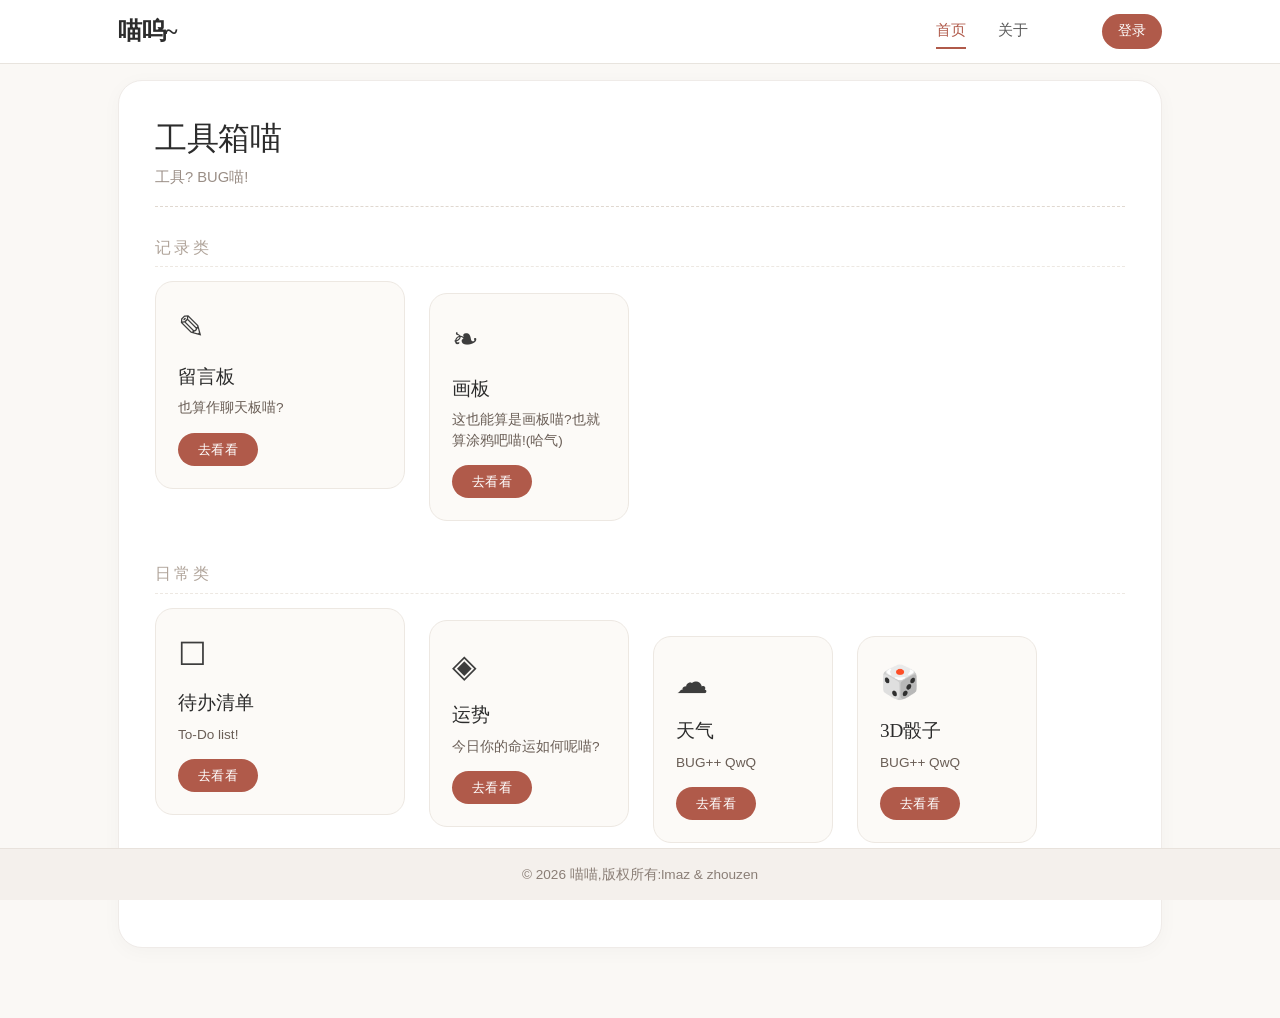
<file: index.html>
<!DOCTYPE html>
<html>
<head>
	<meta name="author" content="版权所有:lmaz & zhouzen">
    <meta charset="UTF-8"/>
    <meta name="viewport" content="width=device-width, initial-scale=1.0">
    <title>猫猫-工具集</title>
    <link rel="icon" type="image/svg+xml" href="PNG/zhou_zen.ico">
    <link rel="stylesheet" href="./CSS/style.css">
    <script src="./JS/auth.js"></script>
    <script src="./JS/index.js" defer></script>
</head>
<body>
    <header class="top-nav">
        <div class="nav-container">
            <div class="nav-brand">
			    <a href="https://www.bilibili.com/video/BV1Bfjq6LEDi" target="_blank" style="text-decoration: none; color: inherit;">喵呜~</a>
			</div>
            <nav class="nav-links">
                <a href="index.html" class="active">首页</a>
                <a href="about.html">关于</a>
                <span id="userDisplay" class="nav-user"></span>
                <button id="loginBtn" class="nav-auth-btn">登录</button>
                <button id="logoutBtn" class="nav-auth-btn" style="display:none;">登出</button>
            </nav>
        </div>
    </header>
    <div class="main-content" role="main">
        <div id="userPanel" class="container">
            <div class="page-header">
                <h1 class="page-title">工具箱喵</h1>
                <p class="page-sub">工具? BUG喵!</p>
            </div>
            <div class="tool-group">
                <div class="group-label">记录类</div>
                <div class="tools-row">
                    <div class="tool-card card-main">
                        <div class="card-inner">
                            <div class="tool-icon">✎</div>
                            <h3 class="tool-name">留言板</h3>
                            <p class="tool-desc">也算作聊天板喵?</p>
                            <a href="Tool/Webnote.html" class="tool-link" target="_blank">去看看</a>
                        </div>
                    </div>
                    <div class="tool-card card-side">
                        <div class="card-inner">
                            <div class="tool-icon">❧</div>
                            <h3 class="tool-name">画板</h3>
                            <p class="tool-desc">这也能算是画板喵?也就算涂鸦吧喵!(哈气)</p>
                            <a href="Tool/draw.html" class="tool-link" target="_blank">去看看</a>
                        </div>
                    </div>
                </div>
            </div>

            <div class="tool-group">
                <div class="group-label">日常类</div>
                <div class="tools-row">
                    <div class="tool-card card-main">
                        <div class="card-inner">
                            <div class="tool-icon">☐</div>
                            <h3 class="tool-name">待办清单</h3>
                            <p class="tool-desc">To-Do list!</p>
                            <a href="Tool/todo.html" class="tool-link" target="_blank">去看看</a>
                        </div>
                    </div>
                    <div class="tool-card card-side">
                        <div class="card-inner">
                            <div class="tool-icon">◈</div>
                            <h3 class="tool-name">运势</h3>
                            <p class="tool-desc">今日你的命运如何呢喵?</p>
                            <a href="Tool/luck.html" class="tool-link" target="_blank">去看看</a>
                        </div>
                    </div>
                    <div class="tool-card card-small">
                        <div class="card-inner">
                            <div class="tool-icon">☁</div>
                            <h3 class="tool-name">天气</h3>
                            <p class="tool-desc">BUG++ QwQ</p>
                            <a href="Tool/weather.html" class="tool-link" target="_blank">去看看</a>
                        </div>
                    </div>
                    <div class="tool-card card-small">
                        <div class="card-inner">
                            <div class="tool-icon">🎲</div>
                            <h3 class="tool-name">3D骰子</h3>
                            <p class="tool-desc">BUG++ QwQ</p>
                            <a href="Tool/dice.html" class="tool-link" target="_blank">去看看</a>
                        </div>
                    </div>
                </div>
            </div>

            <div class="footer-note">
                <span>—— 建设中.ing 喵 ——</span>
            </div>
        </div>
        <div id="adminPanel" class="container" style="display:none;">
            <div class="page-header">
                <h1 class="page-title">🔧 管理面板</h1>
                <p class="page-sub">管理员喵 · 用户管理 · 留言板管理</p>
            </div>
            <div class="admin-section">
                <h2 class="admin-section-title">👤 用户管理</h2>
                <div id="userListContainer">
                    <table id="userTable" class="admin-table">
                        <thead>
                            <tr>
                                <th>用户名</th>
                                <th>新用户名</th>
                                <th>新密码</th>
                                <th>操作</th>
                            </tr>
                        </thead>
                        <tbody id="userTableBody"></tbody>
                    </table>
                </div>
                <button id="refreshUserListBtn" class="admin-btn">刷新列表</button>
            </div>
            <div class="admin-section">
                <h2 class="admin-section-title">留言板管理</h2>
                <p class="admin-desc">管理所有留言，包括删除任意留言喵</p>
                <a href="Tool/Webnote.html" class="admin-link-btn" target="_blank">进入留言板管理</a>
            </div>
            <div class="footer-note">
                <span>—— 管理员专用喵 ——</span>
            </div>
        </div>
    </div>
    <div id="authModal" class="modal" style="display:none;">
        <div class="modal-content">
            <span class="modal-close" id="closeModal">&times;</span>
            <h2 id="authTitle">登录</h2>
            <form id="authForm">
                <input type="text" id="authUsername" placeholder="用户名" />
                <input type="password" id="authPassword" placeholder="密码" />
                <button type="submit" id="authSubmit">登录</button>
                <p id="authMessage" style="color: #b05a4a; margin-top:10px;"></p>
                <p>
                    <span id="authSwitchText">还没有账号？</span>
                    <a href="#" id="authSwitch">注册</a>
                </p>
            </form>
        </div>
    </div>
    <footer class="bottom-footer">
        <div class="footer-container">
            <p>&copy; 2026 喵喵,版权所有:lmaz & zhouzen</p>
        </div>
    </footer>
</body>
</html>
</file>
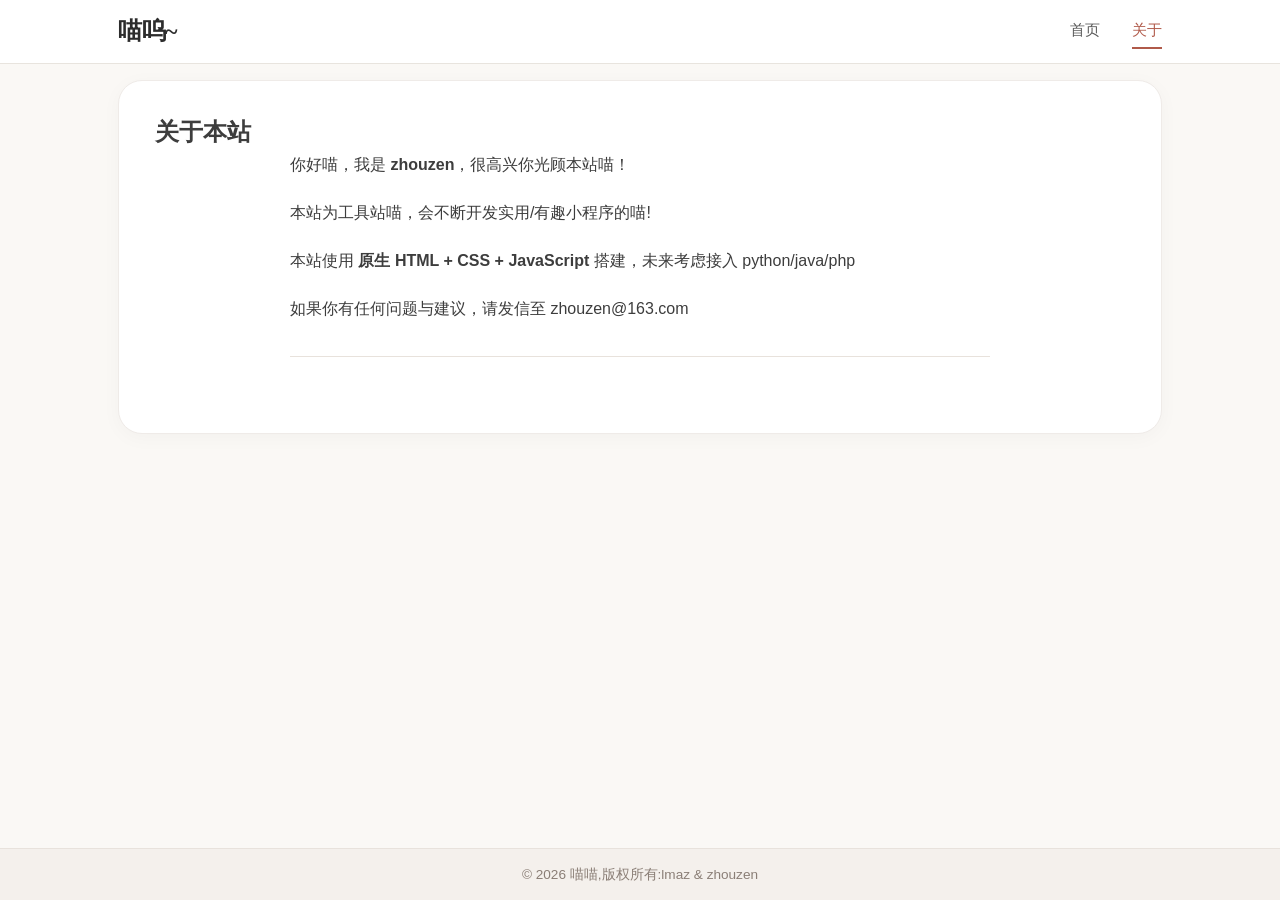
<file: about.html>
<!DOCTYPE html>
<html>
<head>
    <meta name="author" content="zhouzen">
    <meta name="copyright" content="版权所有:lmaz & zhouzen">
    <meta charset="UTF-8"/>
    <meta http-equiv="Pragma" content="no-cache">
    <meta name="viewport" content="width=device-width, initial-scale=1.0">
    <meta name="keywords" content="关于工具集"/>
    <title>关于-猫猫工具集</title>
    <link rel="icon" type="image/svg+xml" href="PNG/zhou_zen.ico">
    <link rel="stylesheet" href="./CSS/style.css">
</head>
<body>
    <!-- 顶部导航栏 -->
    <header class="top-nav">
        <div class="nav-container">
            <div class="nav-brand">喵呜~</div>
            <nav class="nav-links">
                <a href="index.html">首页</a>
                <a href="about.html" class="active">关于</a>
            </nav>
        </div>
    </header>
    <div class="main-content" role="main">
        <div class="container about-container">
            <h2>关于本站</h2>
            <div class="about-content">
                <p>你好喵，我是 <strong>zhouzen</strong>，很高兴你光顾本站喵！</p>
                <p>本站为工具站喵，会不断开发实用/有趣小程序的喵!</p>
                <p>本站使用 <strong>原生 HTML + CSS + JavaScript</strong> 搭建，未来考虑接入 python/java/php</p>
                <p>如果你有任何问题与建议，请发信至 zhouzen@163.com</p>
                <hr />
            </div>
        </div>
    </div>
    <footer class="bottom-footer">
        <div class="footer-container">
            <p>&copy; 2026 喵喵,版权所有:lmaz & zhouzen</p>
        </div>
    </footer>
</body>
</html>
</file>
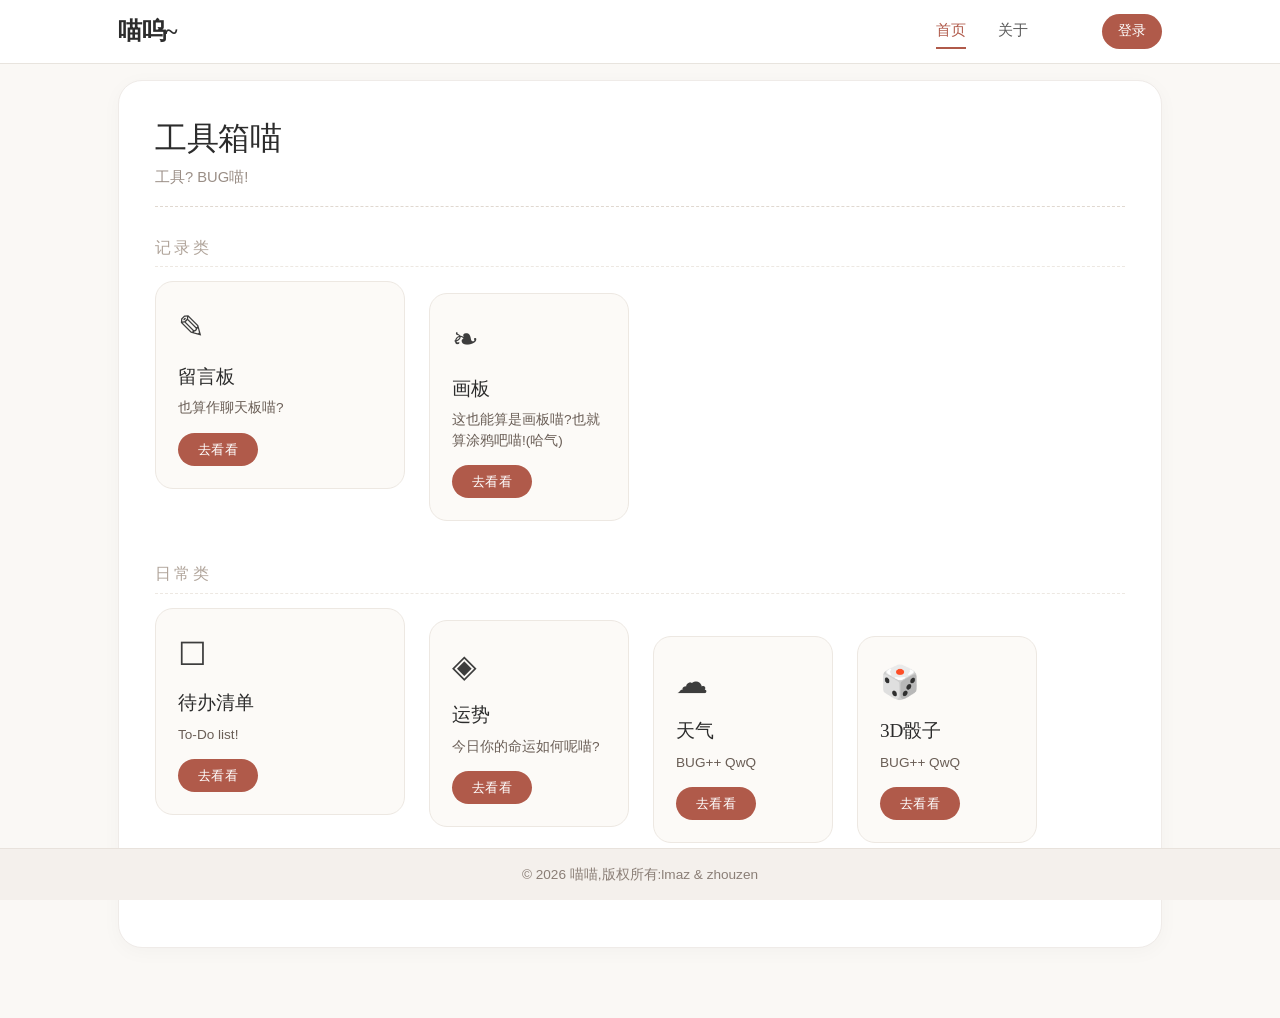
<file: Tool/dice.html>
<!DOCTYPE html>
<html>
<head>
	<meta charset="UTF-8" />
    <meta name="viewport" content="width=device-width, initial-scale=1.0">
    <title>3D骰子-猫猫工具集</title>
    <link rel="icon" type="image/svg+xml" href="../PNG/zhou_zen.ico">
    <link rel="stylesheet" href="../CSS/style.css">
    <script src="../JS/auth.js"></script>
    <script src="../JS/dice.js" defer></script>
</head>
<body>
    <header class="top-nav">
        <div class="nav-container">
            <div class="nav-brand">
			    <a href="https://www.bilibili.com/video/BV1Bfjq6LEDi" target="_blank" style="text-decoration: none; color: inherit;">喵呜~</a>
			</div>
            <nav class="nav-links">
                <a href="../index.html">首页</a>
                <a href="../about.html">关于</a>
            </nav>
        </div>
    </header>
    <div class="main-content" role="main">
        <div class="container">
            <div class="page-header">
                <h1 class="page-title">🎲 3D骰子</h1>
                <p class="page-sub">BUG++ QwQ</p>
            </div>
            <div class="dice-3d-area">
                <div class="dice-3d-wrapper" id="diceWrapper">
                    <div class="dice-3d" id="diceCube">
                        <div class="face face-front">⚀</div>
                        <div class="face face-back">⚅</div>
                        <div class="face face-right">⚁</div>
                        <div class="face face-left">⚄</div>
                        <div class="face face-top">⚂</div>
                        <div class="face face-bottom">⚃</div>
                    </div>
                </div>
                <button id="rollBtn3D" class="dice-btn">掷骰子</button>
                <p id="resultDisplay" class="dice-result-text">点击掷骰子</p>
                <p id="historyDisplay" class="dice-history"></p>
            </div>
            <div class="footer-note">
                <span>—— 试试手气喵? ——</span>
            </div>
        </div>
    </div>
    <footer class="bottom-footer">
        <div class="footer-container">
            <p>&copy; 2026 喵喵,版权所有:lmaz & zhouzen</p>
        </div>
    </footer>
    <script>
        document.addEventListener('DOMContentLoaded',function(){
            if(typeof requireLogin==='function'){
                requireLogin();
            }
        });
    </script>
</body>
</html>
</file>
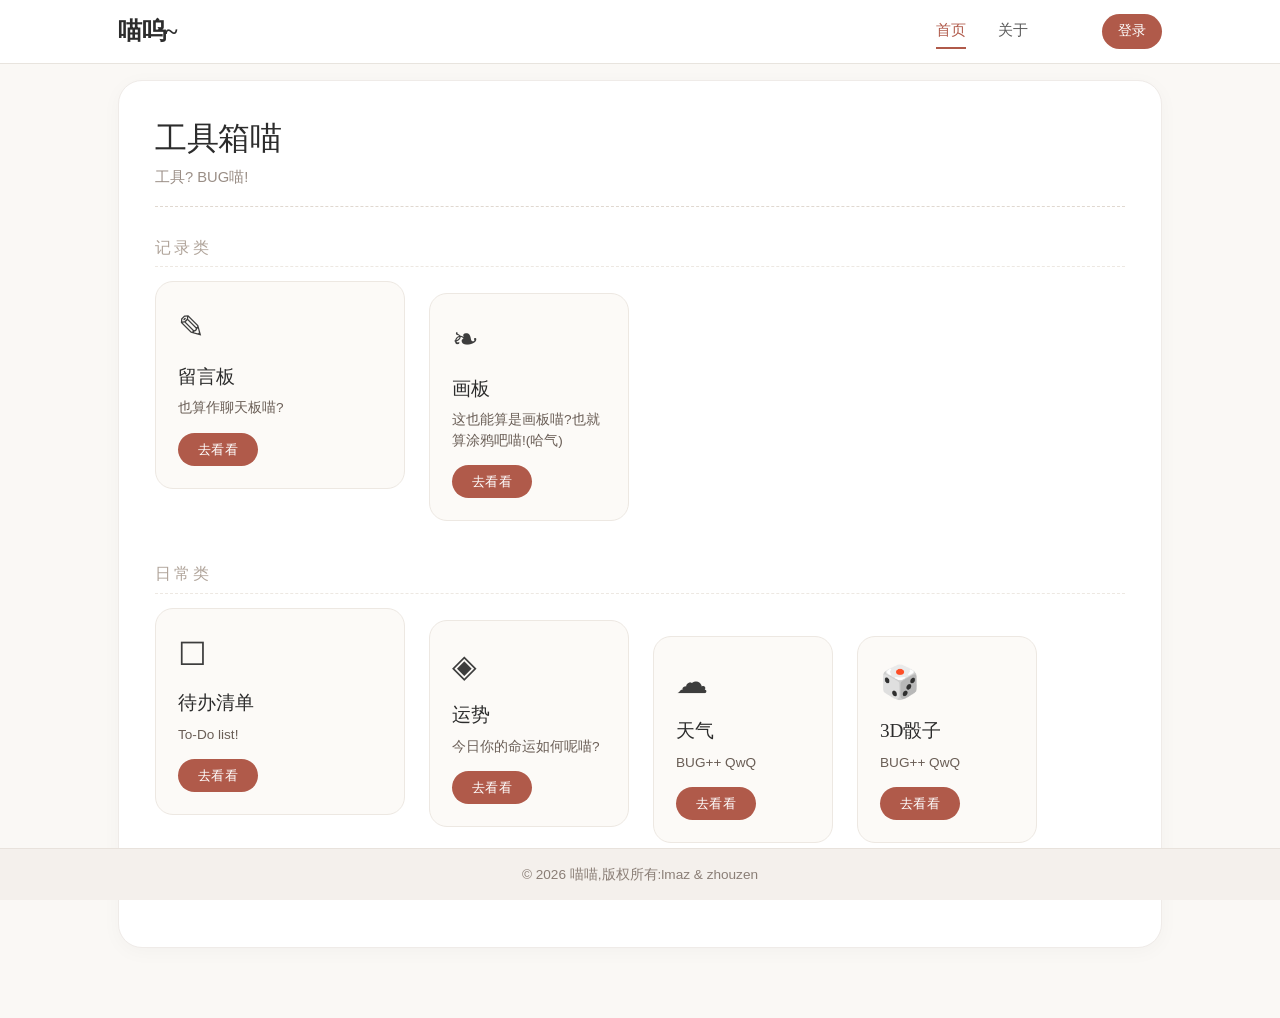
<file: Tool/draw.html>
<!DOCTYPE html>
<html>
<head>
    <title>画板-猫猫工具集</title>
    <meta charset="UTF-8" />
    <meta name="viewport" content="width=device-width, initial-scale=1.0">
    <link rel="icon" type="image/svg+xml" href="../PNG/zhou_zen.ico">
    <link rel="stylesheet" href="../CSS/style.css">
    <script src="../JS/draw.js" defer></script>
    <script src="../JS/auth.js"></script>
</head>
<body>
    <header class="top-nav">
        <div class="nav-container">
            <div class="nav-brand">
			    <a href="https://www.bilibili.com/video/BV1Bfjq6LEDi" target="_blank" style="text-decoration: none; color: inherit;">喵呜~</a>
			</div>
            <nav class="nav-links">
                <a href="../index.html">首页</a>
                <a href="../about.html">关于</a>
            </nav>
        </div>
    </header>

    <div class="main-content" role="main">
        <div class="container">
            <div class="page-header">
                <h1 class="page-title">画板</h1>
                <p class="page-sub">自由涂鸦</p>
            </div>

            <div class="draw-toolbar">
                <div class="draw-colors">
                    <button class="color-btn active" data-color="#000000" style="background:#000000;"></button>
                    <button class="color-btn" data-color="#e74c3c" style="background:#e74c3c;"></button>
                    <button class="color-btn" data-color="#3498db" style="background:#3498db;"></button>
                    <button class="color-btn" data-color="#2ecc71" style="background:#2ecc71;"></button>
                    <button class="color-btn" data-color="#f1c40f" style="background:#f1c40f;"></button>
                    <button class="color-btn" data-color="#9b59b6" style="background:#9b59b6;"></button>
                    <button class="color-btn" data-color="#e67e22" style="background:#e67e22;"></button>
                    <button class="color-btn" data-color="#ffffff" style="background:#ffffff; border:2px solid #ccc;"></button>
                </div>
                <div class="draw-sizes">
                    <label>粗细：</label>
                    <input type="range" id="brushSize" min="1" max="20" value="3">
                    <span id="sizeDisplay">3</span>
                </div>
                <div class="draw-actions">
                    <button id="clearCanvas" class="draw-btn">🗑️ 清空</button>
                    <button id="saveCanvas" class="draw-btn">💾 保存</button>
                </div>
            </div>

            <div class="canvas-wrapper">
                <canvas id="drawCanvas" width="800" height="500"></canvas>
            </div>

            <div class="footer-note">
                <span>—— 画着玩 ——</span>
            </div>
        </div>
    </div>

    <footer class="bottom-footer">
        <div class="footer-container">
            <p>&copy; 2026 · 喵喵 · 由 lmaz & zhouzen</p>
        </div>
    </footer>
</body>
</html>
</file>
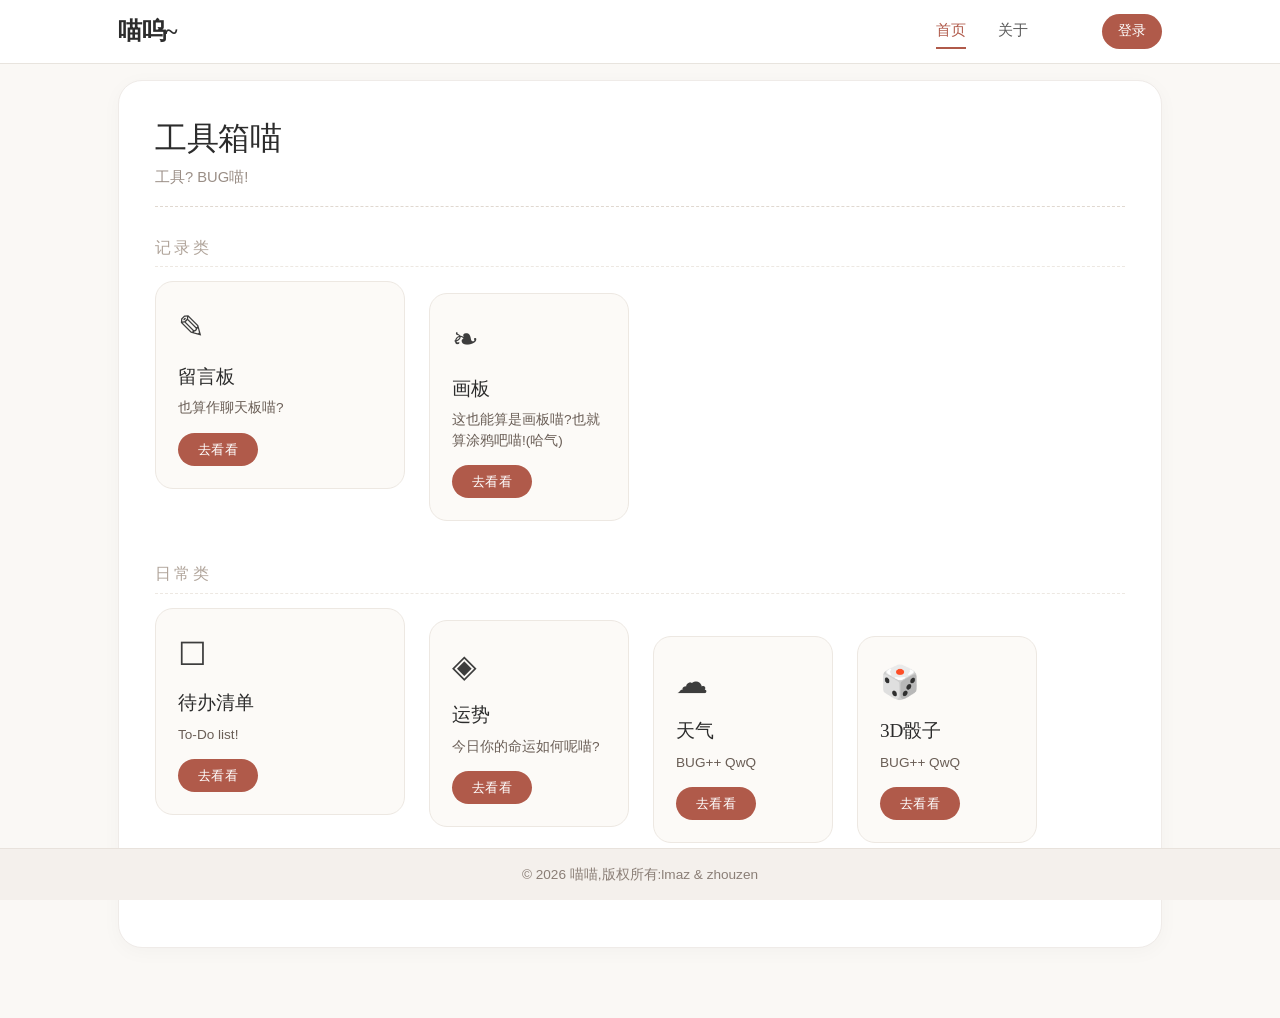
<file: Tool/luck.html>
<!DOCTYPE html>
<html>
<head>
	<meta charset="UTF-8" />
    <meta name="viewport" content="width=device-width, initial-scale=1.0">
    <title>运势-猫猫工具集</title>
    <link rel="icon" type="image/svg+xml" href="../PNG/zhou_zen.ico">
    <link rel="stylesheet" href="../CSS/style.css">
    <script src="../JS/auth.js"></script>
    <script src="../JS/luck.js" defer></script>
</head>
<body>
    <header class="top-nav">
        <div class="nav-container">
            <div class="nav-brand">
			    <a href="https://www.bilibili.com/video/BV1Bfjq6LEDi" target="_blank" style="text-decoration: none; color: inherit;">喵呜~</a>
			</div>
            <nav class="nav-links">
                <a href="../index.html">首页</a>
                <a href="../about.html">关于</a>
            </nav>
        </div>
    </header>
    <div class="main-content" role="main">
        <div class="container luck-container">
            <div class="page-header">
                <h1 class="page-title">🎴 今日运势</h1>
                <p class="page-sub">看看今天的运气喵</p>
            </div>
            <div id="luckResult" class="luck-result">
            </div>
            <div class="footer-note">
                <span>—— 信则有，不信则无喵 ——</span>
            </div>
        </div>
    </div>
    <footer class="bottom-footer">
        <div class="footer-container">
            <p>&copy; 2026 喵喵,版权所有:lmaz & zhouzen</p>
        </div>
    </footer>
</body>
</html>
</file>
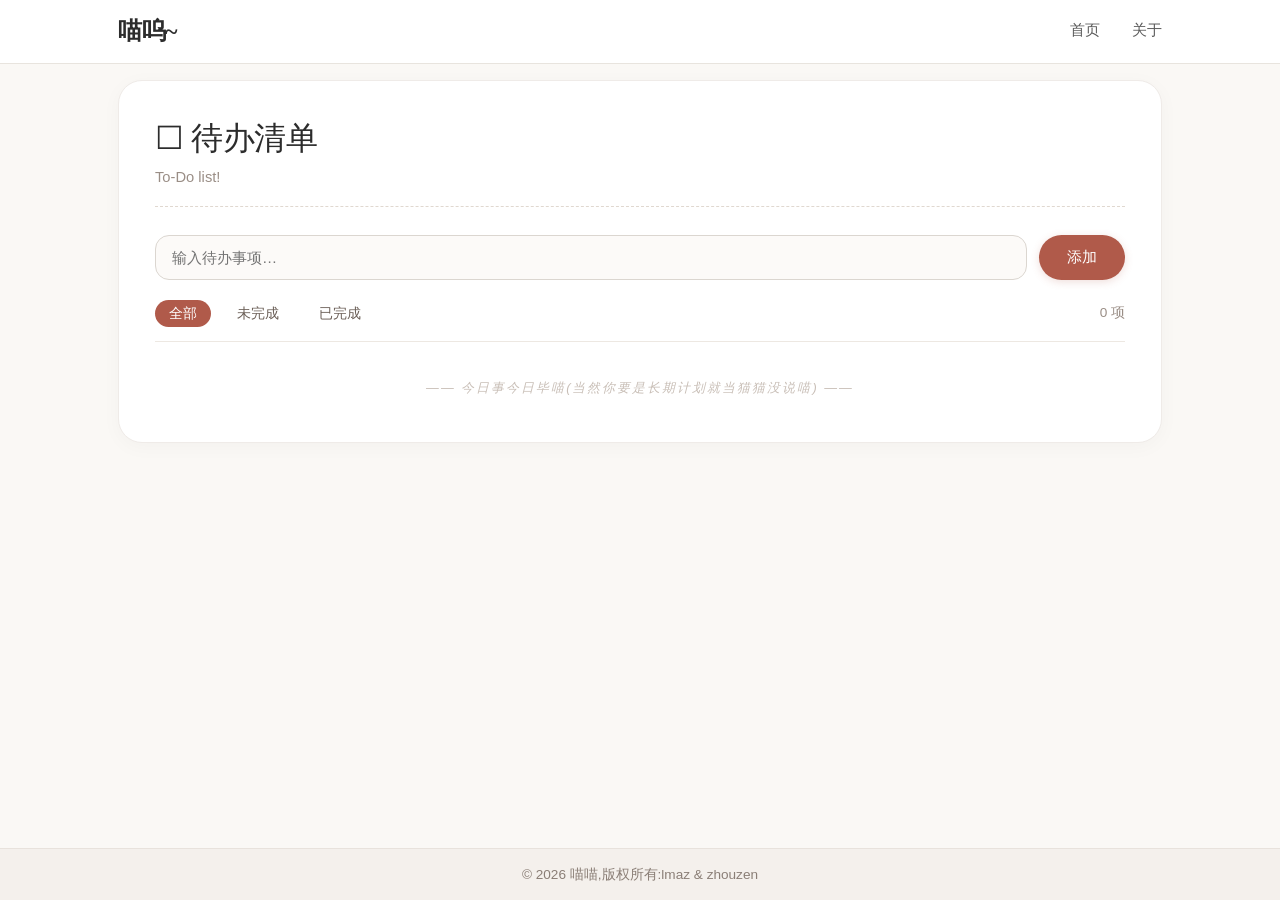
<file: Tool/todo.html>
<!DOCTYPE html>
<html>
<head>
	<meta charset="UTF-8" />
    <meta name="viewport" content="width=device-width, initial-scale=1.0">
    <title>待办清单-猫猫工具集</title>
    <link rel="icon" type="image/svg+xml" href="../PNG/zhou_zen.ico">
    <link rel="stylesheet" href="../CSS/style.css">
    <script src="../JS/auth.js"></script>
    <script src="../JS/todo.js" defer></script>
</head>
<body>
    <header class="top-nav">
        <div class="nav-container">
            <div class="nav-brand">
			    <a href="https://www.bilibili.com/video/BV1Bfjq6LEDi" target="_blank" style="text-decoration: none; color: inherit;">喵呜~</a>
			</div>
            <nav class="nav-links">
                <a href="../index.html">首页</a>
                <a href="../about.html">关于</a>
            </nav>
        </div>
    </header>
    <div class="main-content" role="main">
        <div class="container">
            <div class="page-header">
                <h1 class="page-title">☐ 待办清单</h1>
                <p class="page-sub">To-Do list!</p>
            </div>
            <div class="todo-input-area">
                <input type="text" id="todoInput" placeholder="输入待办事项…" />
                <button id="addBtn">添加</button>
            </div>
            <div class="todo-filter">
                <button class="filter-btn active" data-filter="all">全部</button>
                <button class="filter-btn" data-filter="active">未完成</button>
                <button class="filter-btn" data-filter="completed">已完成</button>
                <span class="todo-count" id="todoCount">0 项</span>
            </div>
            <ul id="todoList" class="todo-list"></ul>
            <div class="footer-note">
                <span>—— 今日事今日毕喵(当然你要是长期计划就当猫猫没说喵) ——</span>
            </div>
        </div>
    </div>
    <footer class="bottom-footer">
        <div class="footer-container">
            <p>&copy; 2026 喵喵,版权所有:lmaz & zhouzen</p>
        </div>
    </footer>
</body>
</html>
</file>
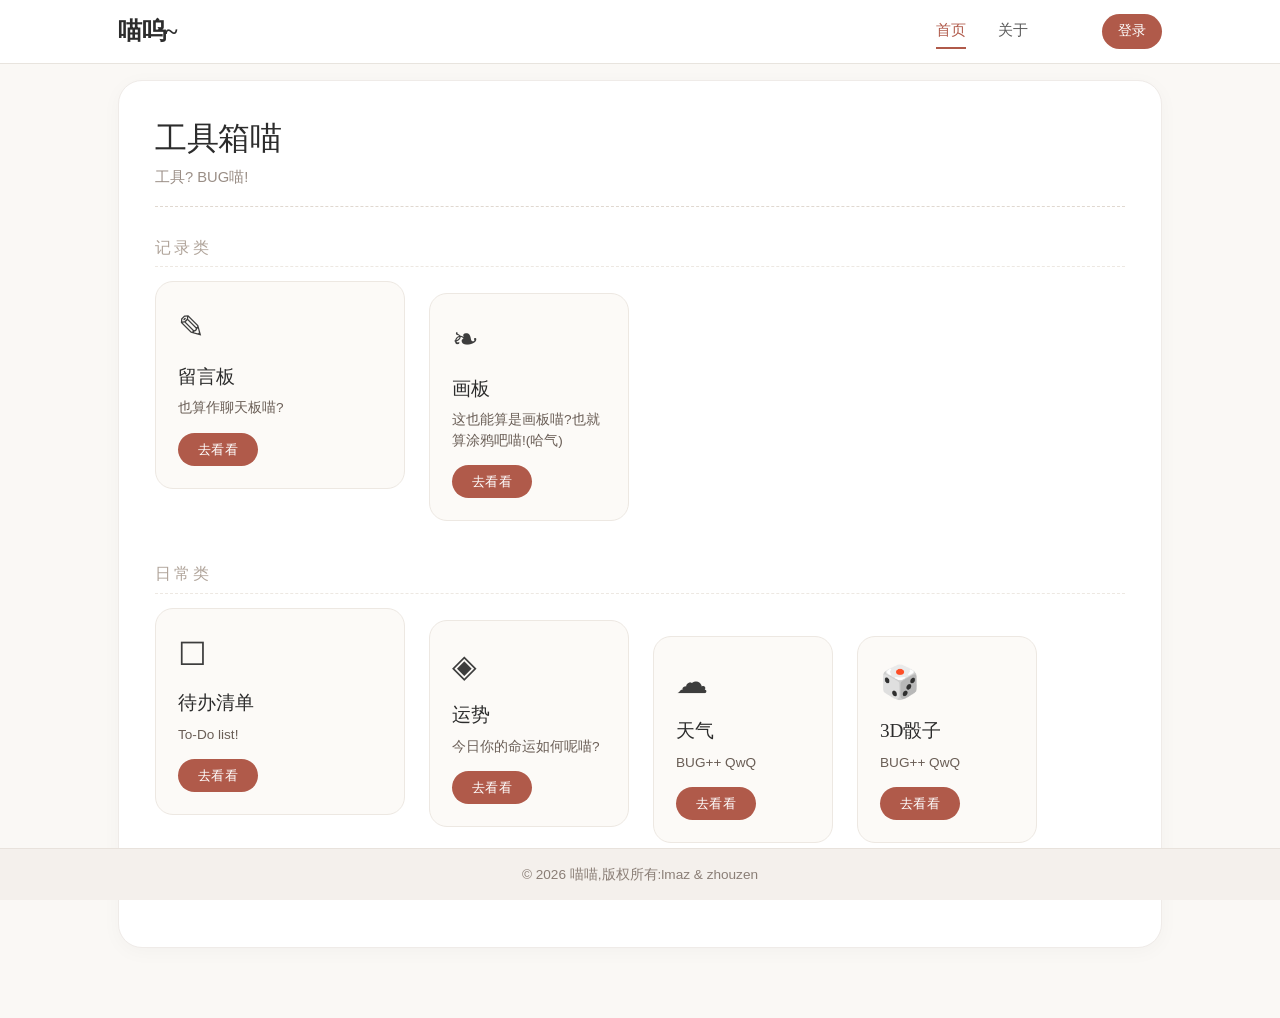
<file: Tool/weather.html>
<!DOCTYPE html>
<html>
<head>
    <title>天气查询-猫猫工具集</title>
    <meta name="author" content="zhouzen">
    <meta name="copyright" content="版权所有,zhouzen">
    <meta charset="UTF-8" />
    <meta name="keywords" content="天气查询, 预报" />
    <meta http-equiv="Pragma" content="no-cache">
    <meta name="viewport" content="width=device-width, initial-scale=1.0">
    <link rel="icon" type="image/svg+xml" href="../PNG/zhou_zen.ico">
    <link rel="stylesheet" href="../CSS/style.css">
    <script src="../JS/weather.js"></script>
    <script src="../JS/auth.js"></script>
</head>
<body>
    <header class="top-nav">
        <div class="nav-container">
            <div class="nav-brand">
			    <a href="https://www.bilibili.com/video/BV1Bfjq6LEDi" target="_blank" style="text-decoration: none; color: inherit;">喵呜~</a>
			</div>
            <nav class="nav-links">
                <a href="index.html">首页</a>
                <a href="about.html">关于</a>
            </nav>
        </div>
    </header>
    <div class="main-content" role="main">
        <div class="container">
            <div class="page-header">
                <h1 class="page-title">☁️ 天气预报</h1>
                <p class="page-sub">选择日期，查看逐小时天气</p>
            </div>
            <div class="weather-search">
                <input type="text" id="cityInput" placeholder="输入城市名，如 石家庄" />
                <input type="date" id="datePicker" />
                <button onclick="manualSearch()">查天气</button>
                <button onclick="autoLocate()" class="btn-secondary">📍 重新定位</button>
            </div>
            <div id="weatherResult" class="weather-result">
                <p style="color: #b0a8a0; text-align: center; padding: 20px 0;">加载中…</p>
            </div>
            <div class="footer-note">
                <span>—— 数据来自 wttr.in ——</span>
            </div>
        </div>
    </div>
    <footer class="bottom-footer">
        <div class="footer-container">
            <p>&copy; 2026 喵喵,版权所有:lmaz & zhouzen</p>
        </div>
    </footer>
    <script>
	    document.addEventListener('DOMContentLoaded',function(){
	        if(typeof requireLogin==='function'){
	            requireLogin();
	        }
	    });
	</script>
</body>
</html>
</file>
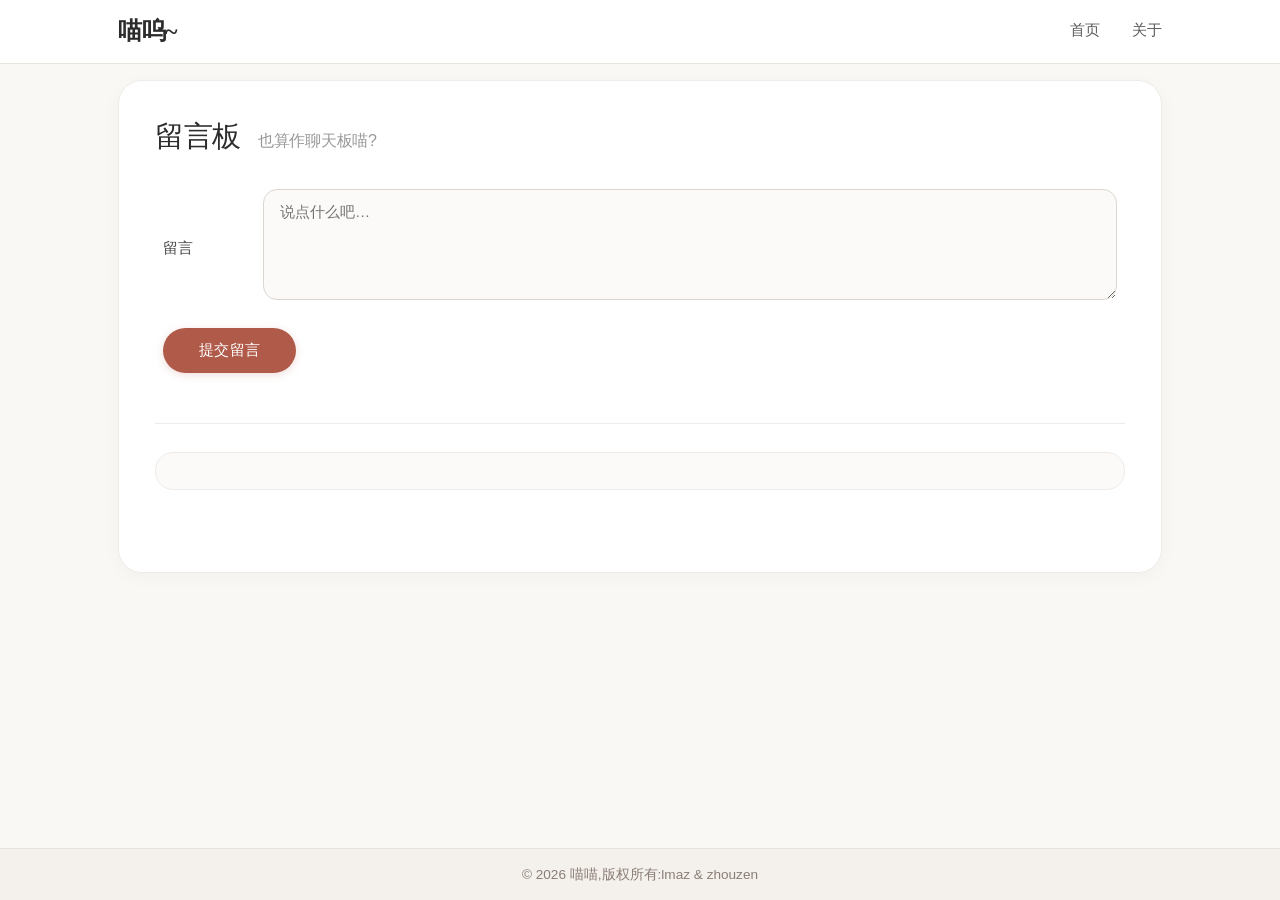
<file: Tool/Webnote.html>
<!DOCTYPE html>
<html>
<head>
	<meta charset="UTF-8" />
    <meta name="viewport" content="width=device-width, initial-scale=1.0">
    <title>留言板-猫猫工具集</title>
    <link rel="icon" type="image/svg+xml" href="../PNG/zhou_zen.ico">
    <link rel="stylesheet" href="../CSS/style.css">
    <script src="../JS/auth.js"></script>
    <script src="../JS/Webnote.js"></script>
</head>
<body onload="init()">
    <header class="top-nav">
        <div class="nav-container">
            <div class="nav-brand">
			    <a href="https://www.bilibili.com/video/BV1Bfjq6LEDi" target="_blank" style="text-decoration: none; color: inherit;">喵呜~</a>
			</div>
            <nav class="nav-links">
                <a href="../index.html">首页</a>
                <a href="../about.html">关于</a>
            </nav>
        </div>
    </header>
    <div class="main-content" role="main">
        <div class="container">
            <div class="form-container">
                <h2>留言板 <small>也算作聊天板喵?</small></h2>
                <table>
                    <tr>
                        <td><label for="memo">留言</label></td>
                        <td><textarea name="memo" id="memo" cols="50" rows="5" placeholder="说点什么吧…"></textarea></td>
                    </tr>
                    <tr>
                        <td colspan="2"><input type="button" value="提交留言" onclick="saveData()" /></td>
                    </tr>
                </table>
            </div>
            <div class="table-wrapper">
                <table id="datatable"></table>
                <p id="msg"></p>
            </div>
        </div>
    </div>
    <footer class="bottom-footer">
        <div class="footer-container">
            <p>&copy; 2026 喵喵,版权所有:lmaz & zhouzen</p>
        </div>
    </footer>
</body>
</html>
</file>
<file: CSS/style.css>
*{
    margin:0;
    padding:0;
    box-sizing:border-box;
}
body{
    font-family:-apple-system,BlinkMacSystemFont,"Segoe UI",Roboto,"Helvetica Neue",Arial,sans-serif;
    background:#faf8f5;
    color:#3d3d3d;
    padding-top:80px;
    padding-bottom:70px;
    min-height:100vh;
    line-height:1.6;
}
.top-nav{
    position:fixed;
    top:0;
    left:0;
    right:0;
    z-index:1000;
    background:#ffffff;
    border-bottom:1px solid #e8e4de;
    height:64px;
    display:flex;
    align-items:center;
}
.nav-container{
    max-width:1100px;
    width:100%;
    margin:0 auto;
    padding:0 28px;
    display:flex;
    justify-content:space-between;
    align-items:center;
}
.nav-brand{
    font-family:Georgia,"Times New Roman",serif;
    font-size:1.5rem;
    font-weight:700;
    color:#2c2c2c;
    letter-spacing:-0.5px;
}
.nav-brand span{
    color:#b05a4a;
}
.nav-links{
    display:flex;
    gap:32px;
}
.nav-links a{
    text-decoration:none;
    color:#5a5a5a;
    font-size:0.95rem;
    font-weight:450;
    padding:4px 0;
    border-bottom:2px solid transparent;
    transition:color 0.2s,border-color 0.2s;
}
.nav-links a:hover{
    color:#2c2c2c;
    border-bottom-color:#b05a4a;
}
.nav-links a.active{
    color:#b05a4a;
    border-bottom-color:#b05a4a;
}
.main-content{
    max-width:1100px;
    margin:0 auto;
    padding:0 28px;
}
.container{
    background:#ffffff;
    border-radius:24px;
    padding:32px 36px 44px;
    box-shadow:0 4px 20px rgba(0,0,0,0.03);
    border:1px solid #efebe8;
}
.form-container h2{
    font-family:Georgia,"Times New Roman",serif;
    font-size:1.8rem;
    font-weight:400;
    color:#2c2c2c;
    margin-bottom:20px;
    letter-spacing:-0.3px;
}
.form-container h2 small {
    font-size:1rem;
    color:#999;
    font-family:-apple-system, sans-serif;
    font-weight:300;
    margin-left:10px;
}
.form-container table{
    width: 100%;
    border-collapse:collapse;
}
.form-container td{
    padding:10px 8px;
    vertical-align:middle;
}
.form-container td:first-child{
    width:100px;
    font-weight:450;
    color:#4a4a4a;
    font-size:0.95rem;
}
.form-container label{
    display:inline-block;
}
.form-container input[type="text"],
.form-container textarea{
    width:100%;
    padding:12px 16px;
    border:1px solid #dbd6d0;
    border-radius:14px;
    font-size:0.95rem;
    background:#fcfaf8;
    transition:border-color 0.25s,box-shadow 0.25s;
    font-family:inherit;
    color:#1f1f1f;
}
.form-container input[type="text"]:focus,
.form-container textarea:focus{
    outline:none;
    border-color:#b05a4a;
    box-shadow:0 0 0 3px rgba(176,90,74,0.12);
    background:#ffffff;
}
.form-container textarea{
    resize:vertical;
    min-height:80px;
}
.form-container input[type="button"]{
    background:#b05a4a;
    border:none;
    color:#fff;
    font-size:0.95rem;
    font-weight:500;
    padding:12px 36px;
    border-radius: 40px;
    cursor:pointer;
    transition:background 0.25s,transform 0.15s;
    letter-spacing:0.3px;
    box-shadow:0 2px 8px rgba(176,90,74,0.2);
}
.form-container input[type="button"]:hover{
    background:#9e4d3e;
    transform:translateY(-1px);
    box-shadow:0 6px 16px rgba(176,90,74,0.25);
}
.table-wrapper{
    margin-top:40px;
    border-top:1px solid #efebe8;
    padding-top:28px;
}
.table-wrapper table,
.table-wrapper th,
.table-wrapper td{
    border:none;
}
.table-wrapper table{
    display:block;
    width:100%;
}
.table-wrapper th{
    display:none;
}
.table-wrapper tr{
    display:block;
    background:#fcfaf8;
    border-radius:18px;
    padding:18px 22px;
    margin-bottom:14px;
    border:1px solid #efebe8;
    transition:background 0.2s,border-color 0.2s;
}
.table-wrapper tr:hover{
    background:#f8f4f0;
    border-color:#e0d8d0;
}
.table-wrapper td{
    display:block;
    padding:4px 0;
    border:none;
    background:transparent;
}
.table-wrapper td:first-child{
    font-weight:600;
    font-size:1rem;
    color:#2c2c2c;
    margin-bottom:2px;
}
.table-wrapper td:nth-child(2){
    font-size:0.95rem;
    color:#3d3d3d;
    word-break:break-word;
    padding-right:40px;
    position:relative;
}
.table-wrapper td:nth-child(2) span[onclick*="deleteData"]{
    position:absolute;
    right:0;
    top:0;
    font-size:1.3rem;
    font-weight:300;
    color:#b0a8a0;
    cursor:pointer;
    padding:0 6px;
    border-radius: 30px;
    transition:color 0.2s,background 0.2s,transform 0.15s;
    line-height:1.4;
}
.table-wrapper td:nth-child(2) span[onclick*="deleteData"]:hover{
    color:#b05a4a;
    background:#f0e8e0;
    transform:scale(1.2);
}
.table-wrapper td:nth-child(3){
    font-size:0.8rem;
    color:#9a8e86;
    margin-top:6px;
    border-top:1px dashed #e8e2dc;
    padding-top:8px;
}
#msg{
    color:#b0a8a0;
    font-style:italic;
    padding:12px 0;
}
.bottom-footer {
    position:fixed;
    bottom:0;
    left:0;
    right:0;
    background:#f4f0ec;
    color:#8a7e76;
    height:52px;
    display:flex;
    align-items:center;
    z-index:999;
    border-top:1px solid #e8e2dc;
}
.footer-container{
    max-width:1100px;
    width:100%;
    margin:0 auto;
    padding:0 28px;
    text-align:center;
    font-size:0.85rem;
}
.footer-container .footer-name{
    color:#5a4a42;
    font-weight:450;
}
.about-container .about-content{
    max-width:700px;
    margin:0 auto;
    line-height:1.8;
    color:#3d3d3d;
}
.about-container .about-content p{
    margin-bottom:1.2em;
}
.about-container .about-content hr{
    border:none;
    border-top:1px solid #e8e2dc;
    margin:2em 0;
}
.about-container .about-content a{
    color:#b05a4a;
    text-decoration:none;
    border-bottom:1px dotted #b05a4a;
}
.about-container .about-content a:hover{
    border-bottom-style:solid;
}
.page-header{
    padding-bottom:16px;
    border-bottom:1px dashed #e0d8d0;
    margin-bottom:28px;
}
.page-title{
    font-family:Georgia,"Times New Roman",serif;
    font-size:2rem;
    font-weight:400;
    color:#2c2c2c;
    margin:0;
    letter-spacing:-0.5px;
}
.page-sub{
    font-size:0.92rem;
    color:#9a8e86;
    margin-top:2px;
}
.tool-group{
    margin-bottom:40px;
}
.tool-group:last-of-type{
    margin-bottom:16px;
}
.group-label{
    font-family:Georgia,"Times New Roman",serif;
    font-size:1rem;
    color:#b0a49a;
    letter-spacing:3px;
    margin-bottom:14px;
    border-bottom:1px dashed #ede8e2;
    padding-bottom:6px;
}
.tools-row{
    display:flex;
    flex-wrap:wrap;
    gap:18px 24px;
    align-items:flex-start;
}
.tool-card{
    background:#fcfaf7;
    border:1px solid #ede8e2;
    border-radius:18px;
    padding:20px 22px 22px;
    transition:background 0.2s,transform 0.2s;
    flex-shrink:0;
}
.tool-card:hover{
    background:#f8f3ee;
    transform:translateY(-2px);
}
.card-inner{
    display:flex;
    flex-direction:column;
}
.card-main{
    width:250px;
}
.card-side{
    width:200px;
    margin-top:12px;
}
.card-small{
    width:180px;
    margin-top:28px;
}
.tool-icon{
    font-size:2rem;
    margin-bottom:4px;
}
.tool-name{
    font-family:Georgia,"Times New Roman",serif;
    font-size:1.2rem;
    font-weight:500;
    color:#2c2c2c;
    margin:4px 0 6px;
}
.tool-desc{
    font-size:0.85rem;
    color:#6a5e56;
    line-height:1.5;
    margin-bottom:14px;
    flex:1;
}
.tool-link{
    display:inline-block;
    padding:6px 20px;
    background:#b05a4a;
    color:#fff;
    border-radius:30px;
    text-decoration:none;
    font-size:0.82rem;
    font-weight:450;
    transition:background 0.2s;
    align-self:flex-start;
    letter-spacing:0.3px;
}
.tool-link:hover{
    background:#9e4d3e;
}
.footer-note{
    text-align:center;
    margin-top:36px;
    color:#c8beb6;
    font-size:0.8rem;
    font-style:italic;
    letter-spacing:2px;
}
@media (max-width: 640px){
    body{
        padding-top:70px;
        padding-bottom:60px;
    }
    .nav-container{
        padding:0 16px;
        flex-wrap:wrap;
        gap:4px;
    }
    .nav-links{
        gap:16px;
    }
    .nav-brand{
        font-size:1.2rem;
    }
    .container{
        padding:20px 16px 30px;
        border-radius:18px;
    }
    .form-container td:first-child{
        width:70px;
        font-size:0.85rem;
    }
    .form-container input[type="text"],
    .form-container textarea{
        font-size:0.9rem;
        padding:10px 14px;
    }
    .form-container input[type="button"]{
        width:100%;
        padding:12px;
    }
    .table-wrapper tr{
        padding:14px 16px;
    }
    .table-wrapper td:nth-child(2){
        padding-right:30px;
    }
    .bottom-footer{
        height:44px;
        font-size:0.75rem;
    }
    .footer-container{
        padding:0 16px;
    }
    .tools-row{
        flex-direction:column;
        align-items:center;
    }
    .tool-card,
    .card-main,
    .card-side,
    .card-small{
        width: 100% !important;
        max-width:300px;
        margin:0 0 14px 0 !important;
    }
    .page-title{
        font-size:1.6rem;
    }
}
.weather-search{
    display:flex;
    gap:12px;
    margin-bottom:28px;
    flex-wrap:wrap;
}
.weather-search input[type="text"]{
    flex:1;
    min-width:180px;
    padding:12px 16px;
    border:1px solid #dbd6d0;
    border-radius:14px;
    font-size:0.95rem;
    background:#fcfaf8;
    transition:border-color 0.25s,box-shadow 0.25s;
    font-family:inherit;
    color:#1f1f1f;
}
.weather-search input[type="text"]:focus{
    outline:none;
    border-color:#b05a4a;
    box-shadow:0 0 0 3px rgba(176,90,74,0.12);
    background:#ffffff;
}
.weather-search button{
    background:#b05a4a;
    border:none;
    color:#fff;
    font-size:0.95rem;
    font-weight:500;
    padding:12px 28px;
    border-radius:40px;
    cursor:pointer;
    transition:background 0.25s,transform 0.15s;
    letter-spacing:0.3px;
    box-shadow:0 2px 8px rgba(176,90,74,0.2);
    flex-shrink:0;
}
.weather-search button:hover{
    background:#9e4d3e;
    transform:translateY(-1px);
}
.btn-secondary{
    background:#8a7e76;
    box-shadow:0 2px 8px rgba(0,0,0,0.06);
}
.btn-secondary:hover{
    background:#72665e;
}
.weather-result{
    min-height:160px;
}
.forecast-wrapper{
    display:flex;
    flex-direction:column;
    gap:24px;
}
.forecast-current{
    display:flex;
    align-items:center;
    gap:16px 24px;
    flex-wrap:wrap;
    background:#fcfaf8;
    border:1px solid #ede8e2;
    border-radius:18px;
    padding:20px 24px;
}
.fc-current-icon{
    font-size:3.2rem;
}
.fc-current-temp{
    font-size:2.6rem;
    font-weight:300;
    color:#2c2c2c;
}
.fc-current-desc{
    font-size:1.1rem;
    color:#5a5a5a;
}
.fc-current-city{
    font-size:1rem;
    color:#9a8e86;
    margin-left:auto;
    font-weight:450;
}
.forecast-grid{
    display:flex;
    flex-direction:column;
    gap:28px;
}
.forecast-section{
    border-top:1px dashed #ede8e2;
    padding-top:20px;
}
.fc-section-title{
    font-family:Georgia,"Times New Roman",serif;
    font-size:1.1rem;
    color:#5a4a42;
    margin-bottom:14px;
    letter-spacing:1px;
}
.fc-hourly{
    display:flex;
    flex-wrap:wrap;
    gap:10px;
}
.fc-hour-item{
    background:#fcfaf8;
    border:1px solid #ede8e2;
    border-radius:14px;
    padding:12px 14px;
    min-width:76px;
    flex:0 0 auto;
    text-align:center;
    transition:background 0.2s;
}
.fc-hour-item:hover{
    background:#f8f3ee;
}
.fc-hour-time{
    font-size:0.8rem;
    color:#8a7e76;
    font-weight:500;
}
.fc-hour-icon{
    font-size:1.6rem;
    margin:4px 0 2px;
}
.fc-hour-temp{
    font-size:1rem;
    font-weight:500;
    color:#2c2c2c;
}
.fc-hour-desc{
    font-size:0.65rem;
    color:#6a5e56;
}
.fc-hour-rain{
    font-size:0.65rem;
    color:#6a8aa0;
    margin-top: 2px;
}
@media (max-width:640px){
    .weather-search{
        flex-direction:column;
    }
    .weather-search button{
        width:100%;
    }
    .forecast-current{
        flex-direction:column;
        text-align:center;
        padding:16px;
    }
    .fc-current-city{
        margin-left:0;
    }
    .fc-hourly{
        gap:8px;
    }
    .fc-hour-item{
        min-width:62px;
        padding:10px 8px;
    }
    .fc-hour-icon{
        font-size:1.4rem;
    }
}
.draw-toolbar{
    display:flex;
    flex-wrap:wrap;
    align-items:center;
    gap:16px 24px;
    margin-bottom:18px;
    padding:12px 16px;
    background:#fcfaf8;
    border-radius:18px;
    border:1px solid #ede8e2;
}
.draw-colors{
    display:flex;
    gap:8px;
}
.color-btn{
    width:32px;
    height:32px;
    border-radius:50%;
    border:2px solid transparent;
    cursor:pointer;
    transition:transform 0.2s,border-color 0.2s;
    padding:0;
}
.color-btn:hover{
    transform:scale(1.15);
}
.color-btn.active{
    border-color:#333;
    transform:scale(1.2);
    box-shadow:0 0 0 2px #fff,0 0 0 4px #333;
}
.draw-sizes{
    display:flex;
    align-items:center;
    gap:8px;
    font-size:0.95rem;
    color:#4a4a4a;
}
.draw-sizes input[type="range"]{
    width:100px;
    cursor:pointer;
}
#sizeDisplay{
    min-width:24px;
    text-align:center;
    font-weight:500;
}

.draw-actions{
    display:flex;
    gap:10px;
    margin-left:auto;
}
.draw-btn{
    background:#b05a4a;
    border:none;
    color:#fff;
    font-size:0.9rem;
    font-weight:500;
    padding:8px 18px;
    border-radius:30px;
    cursor:pointer;
    transition:background 0.25s,transform 0.15s;
    box-shadow:0 2px 8px rgba(176,90,74,0.15);
}
.draw-btn:hover{
    background:#9e4d3e;
    transform:translateY(-1px);
}
.draw-btn:active{
    transform:scale(0.96);
}
.canvas-wrapper{
    width:100%;
    display:flex;
    justify-content:center;
    background:#fcfaf8;
    border-radius:18px;
    border:1px solid #ede8e2;
    padding:8px;
    overflow:hidden;
}
#drawCanvas{
    max-width:100%;
    height:auto;
    background:#ffffff;
    border-radius:12px;
    box-shadow:0 2px 8px rgba(0,0,0,0.04);
    touch-action:none;
    cursor:crosshair;
    display:block;
}
@media (max-width:640px){
    .draw-toolbar{
        flex-direction:column;
        align-items:stretch;
        gap:12px;
    }
    .draw-colors{
        flex-wrap:wrap;
        justify-content:center;
    }
    .draw-actions{
        margin-left:0;
        justify-content:center;
    }
    .draw-sizes{
        justify-content:center;
    }
}
.todo-input-area{
    display:flex;
    gap:12px;
    margin-bottom:20px;
}
.todo-input-area input[type="text"]{
    flex:1;
    padding:12px 16px;
    border:1px solid #dbd6d0;
    border-radius:14px;
    font-size:0.95rem;
    background:#fcfaf8;
    transition:border-color 0.25s,box-shadow 0.25s;
    font-family:inherit;
    color:#1f1f1f;
}
.todo-input-area input[type="text"]:focus{
    outline:none;
    border-color:#b05a4a;
    box-shadow:0 0 0 3px rgba(176,90,74,0.12);
    background:#ffffff;
}
.todo-input-area button{
    background:#b05a4a;
    border:none;
    color:#fff;
    font-size:0.95rem;
    font-weight:500;
    padding:12px 28px;
    border-radius:40px;
    cursor:pointer;
    transition:background 0.25s,transform 0.15s;
    box-shadow:0 2px 8px rgba(176,90,74,0.2);
    white-space:nowrap;
}
.todo-input-area button:hover{
    background:#9e4d3e;
    transform:translateY(-1px);
}
.todo-filter{
    display:flex;
    flex-wrap:wrap;
    gap:8px 12px;
    align-items:center;
    margin-bottom:18px;
    padding-bottom:14px;
    border-bottom:1px solid #ede8e2;
}
.filter-btn{
    background:transparent;
    border:none;
    font-size:0.9rem;
    color:#6a5e56;
    padding:4px 14px;
    border-radius:20px;
    cursor:pointer;
    transition:background 0.2s,color 0.2s;
}
.filter-btn:hover{
    background:#f0ebe6;
}
.filter-btn.active{
    background:#b05a4a;
    color:#fff;
}
.todo-count{
    margin-left:auto;
    font-size:0.85rem;
    color:#9a8e86;
}
.todo-list{
    list-style:none;
    padding:0;
    margin:0;
}
.todo-item{
    display:flex;
    align-items:center;
    gap:12px;
    padding:12px 16px;
    background:#fcfaf8;
    border-radius:14px;
    margin-bottom:10px;
    border:1px solid #ede8e2;
    transition:background 0.2s,opacity 0.2s;
    cursor:default;
}
.todo-item:hover{
    background:#f8f4f0;
}
.todo-item.completed{
    opacity:0.6;
}
.todo-item.completed .todo-text{
    text-decoration:line-through;
    color:#9a8e86;
}
.todo-item input[type="checkbox"]{
    width:20px;
    height:20px;
    cursor:pointer;
    flex-shrink:0;
    accent-color:#b05a4a;
}
.todo-text{
    flex:1;
    font-size:0.95rem;
    color:#2c2c2c;
    word-break:break-word;
}
.todo-delete {
    background:transparent;
    border:none;
    font-size:1.4rem;
    font-weight:300;
    color:#b0a8a0;
    cursor:pointer;
    padding:0 6px;
    border-radius:30px;
    transition:color 0.2s,background 0.2s,transform 0.15s;
    line-height:1.4;
    flex-shrink:0;
}
.todo-delete:hover{
    color:#b05a4a;
    background:#f0e8e0;
    transform:scale(1.2);
}
.todo-empty{
    text-align:center;
    padding:30px 0;
    color:#b0a8a0;
    font-style:italic;
    list-style:none;
}
@media (max-width:640px){
    .todo-input-area{
        flex-direction:column;
    }
    .todo-input-area button{
        width:100%;
    }
    .todo-filter{
        justify-content:center;
    }
    .todo-count{
        margin-left:0;
        width:100%;
        text-align:center;
    }
    .todo-item{
        padding:10px 12px;
        gap:10px;
    }
}
.nav-user{
    color:#b05a4a;
    font-weight:500;
    margin-right:10px;
}
.nav-auth-btn{
    background:#b05a4a;
    border:none;
    color:#fff;
    font-size:0.85rem;
    padding:4px 16px;
    border-radius:30px;
    cursor:pointer;
    transition:background 0.2s;
    font-weight:500;
}
.nav-auth-btn:hover{
    background:#9e4d3e;
}
.modal{
    position:fixed;
    z-index:2000;
    top:0;
    left:0;
    width:100%;
    height:100%;
    background-color:rgba(0,0,0,0.4);
    display:block;
}
.modal-content{
    position:absolute;
    top:50%;
    left:50%;
    transform:translate(-50%,-50%);
    background:#ffffff;
    padding:32px 36px 28px;
    border-radius:24px;
    width:360px;
    max-width:92%;
    box-shadow:0 20px 60px rgba(0,0,0,0.2);
    max-height:90vh;
    overflow-y:auto;
    animation:modalFadeIn 0.25s ease;
}

@keyframes modalFadeIn{
    from{
        opacity:0;
        transform:translate(-50%,-50%)scale(0.95);
    }
    to{
        opacity:1;
        transform:translate(-50%,-50%)scale(1);
    }
}
.modal-close{
    position:absolute;
    right:16px;
    top:12px;
    font-size:1.8rem;
    cursor:pointer;
    color:#aaa;
    transition:color 0.2s;
    line-height:1;
}
.modal-close:hover{
    color:#333;
}
.modal-content h2{
    font-family:Georgia,"Times New Roman",serif;
    font-weight:400;
    margin-bottom:20px;
    text-align: center;
}
.modal-content input[type="text"],
.modal-content input[type="password"]{
    width:100%;
    padding:10px 14px;
    border:1px solid #dbd6d0;
    border-radius:14px;
    font-size:0.95rem;
    background:#fcfaf8;
    margin-bottom:12px;
    font-family:inherit;
    box-sizing:border-box;
    transition:border-color 0.25s,box-shadow 0.25s;
}
.modal-content input:focus{
    outline:none;
    border-color:#b05a4a;
    box-shadow:0 0 0 3px rgba(176,90,74,0.12);
    background:#ffffff;
}
.modal-content button[type="submit"]{
    background:#b05a4a;
    border:none;
    color:#fff;
    font-size:1rem;
    font-weight:500;
    padding:11px 0;
    border-radius:40px;
    cursor:pointer;
    width:100%;
    transition:background 0.25s,transform 0.15s;
    margin-top:4px;
}
.modal-content button[type="submit"]:hover{
    background:#9e4d3e;
    transform:translateY(-1px);
}
.modal-content button[type="submit"]:active{
    transform:scale(0.97);
}
.modal-content p{
    text-align:center;
    font-size:0.9rem;
    color:#5a5a5a;
    margin-top:14px;
}
.modal-content .auth-message{
    color:#b05a4a;
    margin-top:10px;
    min-height:1.6em;
}
.modal-content a{
    color:#b05a4a;
    text-decoration:none;
}
.modal-content a:hover{
    text-decoration:underline;
}
.admin-section{
    margin-bottom:30px;
    padding-bottom:20px;
    border-bottom:1px dashed #ede8e2;
}
.admin-section:last-child{
    border-bottom:none;
}
.admin-section-title{
    font-family:Georgia,"Times New Roman",serif;
    font-size:1.3rem;
    font-weight:400;
    color:#2c2c2c;
    margin-bottom:16px;
}
.admin-desc{
    color:#6a5e56;
    margin-bottom:14px;
}
.admin-table{
    width:100%;
    border-collapse:collapse;
    font-size:0.9rem;
    margin-bottom:12px;
}
.admin-table th{
    text-align:left;
    padding:8px 10px;
    background:#f7f4f0;
    border-bottom:2px solid #ede8e2;
    font-weight:500;
    color:#2c2c2c;
}
.admin-table td{
    padding:8px 10px;
    border-bottom:1px solid #ede8e2;
    vertical-align:middle;
}
.admin-table td strong{
    color:#2c2c2c;
}
.admin-input{
    padding:6px 10px;
    border:1px solid #dbd6d0;
    border-radius:8px;
    font-size:0.85rem;
    background:#fcfaf8;
    width:100%;
    max-width:160px;
    box-sizing:border-box;
    transition:border-color 0.2s;
}
.admin-input:focus{
    outline:none;
    border-color:#b05a4a;
    box-shadow:0 0 0 3px rgba(176,90,74,0.1);
}
.admin-btn{
    background:#b05a4a;
    border:none;
    color:#fff;
    font-size:0.85rem;
    font-weight:500;
    padding:6px 18px;
    border-radius:30px;
    cursor:pointer;
    transition:background 0.2s,transform 0.15s;
    box-shadow:0 2px 8px rgba(176,90,74,0.15);
}
.admin-btn:hover{
    background:#9e4d3e;
    transform:translateY(-1px);
}
.admin-btn:active{
    transform:scale(0.96);
}
.admin-link-btn{
    display:inline-block;
    background:#b05a4a;
    border:none;
    color:#fff;
    font-size:0.95rem;
    font-weight:500;
    padding:10px 28px;
    border-radius:40px;
    text-decoration:none;
    transition:background 0.2s,transform 0.15s;
    box-shadow:0 2px 8px rgba(176,90,74,0.2);
}
.admin-link-btn:hover{
    background:#9e4d3e;
    transform:translateY(-2px);
}
.luck-result{
    display:flex;
    justify-content:center;
    padding:10px 0;
}
.luck-card{
    background:#fcfaf8;
    border:1px solid #ede8e2;
    border-radius:24px;
    padding:30px 36px 32px;
    max-width:420px;
    width:100%;
    text-align:center;
    box-shadow:0 4px 20px rgba(0,0,0,0.02);
}
.luck-user{
    font-size:1.2rem;
    color:#2c2c2c;
    font-weight:500;
    margin-bottom:12px;
}
.luck-level{
    font-family:Georgia,"Times New Roman",serif;
    font-size:2.8rem;
    font-weight:700;
    margin:8px 0 16px;
    letter-spacing:2px;
}
.luck-yi{
    font-size:1.1rem;
    color:#FF2C76;
    margin:6px 0;
    padding:6px 0;
    border-bottom:1px dashed #e8e2dc;
}
.luck-ji{
    font-size:1.1rem;
    color:#5c5c5c;
    margin:6px 0;
    padding:6px 0;
    border-bottom:1px dashed #e8e2dc;
}
.luck-sub{
    font-size:0.8rem;
    color:#9a8e86;
    margin-top:-4px;
    margin-bottom:8px;
    font-style:italic;
}
.luck-days{
    margin-top:16px;
    font-size:0.95rem;
    color:#9a8e86;
    font-style:italic;
}
@media (max-width:640px){
    .luck-card{
        padding:20px 16px;
    }
    .luck-level{
        font-size:2.2rem;
    }
}
.luck-draw-btn{
    background:#b05a4a;
    border:none;
    color:#fff;
    font-size:1.2rem;
    font-weight:500;
    padding:12px 40px;
    border-radius:40px;
    cursor:pointer;
    transition:background 0.25s,transform 0.15s;
    box-shadow:0 2px 8px rgba(176,90,74,0.2);
    margin-top:10px;
}
.luck-draw-btn:hover{
    background:#9e4d3e;
    transform:translateY(-2px);
}
.luck-draw-btn:active{
    transform:scale(0.96);
}
</file>
